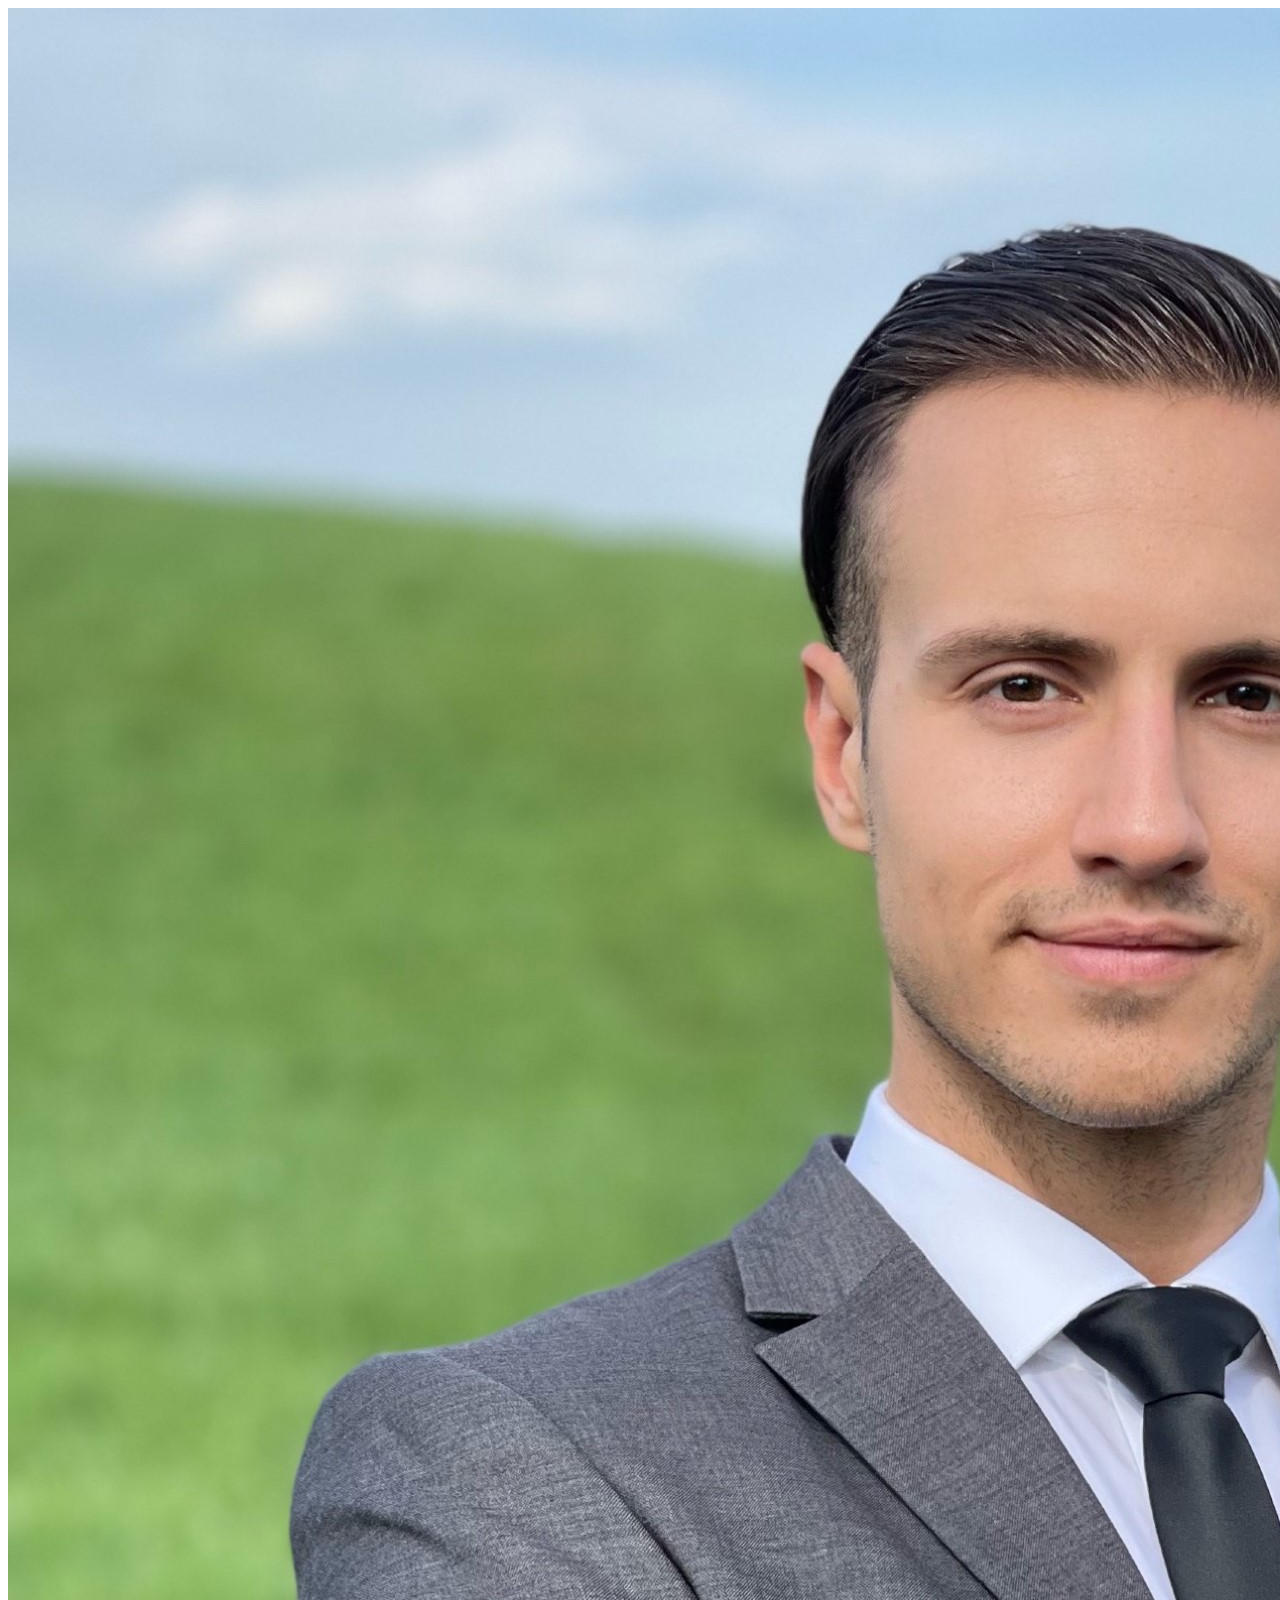
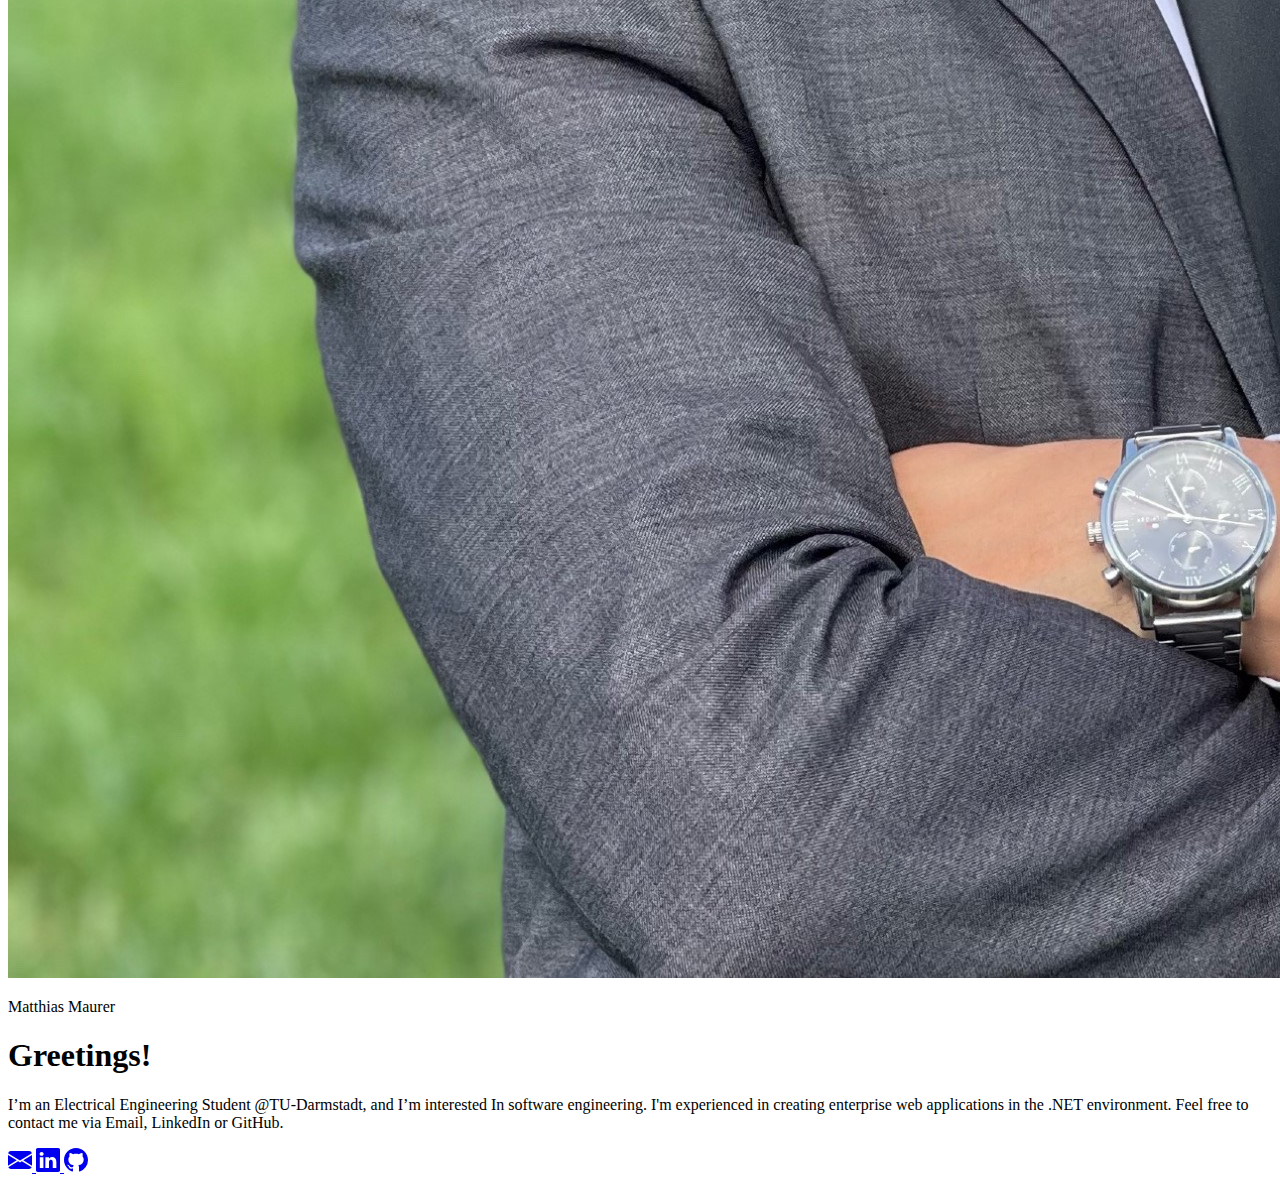
<file: index.html>
<!DOCTYPE html>
<html lang="en" data-bs-theme="dark">
<head>
    <meta charset="UTF-8">
    <meta http-equiv="X-UA-Compatible" content="IE=edge">
    <meta name="viewport" content="width=device-width, initial-scale=1">
    <title>Matthias Maurer</title>
    <link href="https://cdn.jsdelivr.net/npm/bootstrap@5.3.0-alpha3/dist/css/bootstrap.min.css" rel="stylesheet"
        integrity="sha384-KK94CHFLLe+nY2dmCWGMq91rCGa5gtU4mk92HdvYe+M/SXH301p5ILy+dN9+nJOZ" crossorigin="anonymous">
    <script src="https://cdn.jsdelivr.net/npm/bootstrap@5.3.0-alpha3/dist/js/bootstrap.bundle.min.js"
        integrity="sha384-ENjdO4Dr2bkBIFxQpeoTz1HIcje39Wm4jDKdf19U8gI4ddQ3GYNS7NTKfAdVQSZe"
        crossorigin="anonymous"></script>
</head>
<header>
</header>
<body>
    <div class="container col-xxl-8 p-md-5 p-sm-1">
        <div class="row flex-lg-row-reverse align-items-center text-center bg-body-tertiary rounded-3 p-5 m-5">
            <div class="col-lg-6">
                <img src="images/me.jpg" class="d-block img-fluid rounded-3" alt="Matthias Maurer">
                <p class="lead  fs-2">Matthias Maurer</p>
            </div>
            <div class="col-lg-6">
                <h1 class="fw-bold">Greetings!</h1>
                <p class="lead">I’m an Electrical Engineering Student @TU-Darmstadt, and I’m interested In software engineering. 
                    I'm experienced in creating enterprise web applications in the .NET environment.
                    Feel free to contact me via Email, LinkedIn or GitHub.</p>
                <div class="d-grid gap-2 d-flex justify-content-center">
                    <a class="btn link-body-emphasis" href="mailto: matthias.maurer.ing@gmail.com">
                        <svg xmlns="http://www.w3.org/2000/svg" height="1.5rem" fill="currentColor"
                            class="bi bi-envelope-check-fill" viewBox="0 0 16 16">
                            <path
                                d="M.05 3.555A2 2 0 0 1 2 2h12a2 2 0 0 1 1.95 1.555L8 8.414.05 3.555ZM0 4.697v7.104l5.803-3.558L0 4.697ZM6.761 8.83l-6.57 4.027A2 2 0 0 0 2 14h12a2 2 0 0 0 1.808-1.144l-6.57-4.027L8 9.586l-1.239-.757Zm3.436-.586L16 11.801V4.697l-5.803 3.546Z" />
                        </svg>
                    </a>
                    <a class="btn link-body-emphasis" href="http://www.linkedin.com/in/matthias-maurer-ing">
                        <svg xmlns="http://www.w3.org/2000/svg" height="1.5rem" fill="currentColor"
                            class="bi bi-linkedin" viewBox="0 0 16 16">
                            <path
                                d="M0 1.146C0 .513.526 0 1.175 0h13.65C15.474 0 16 .513 16 1.146v13.708c0 .633-.526 1.146-1.175 1.146H1.175C.526 16 0 15.487 0 14.854V1.146zm4.943 12.248V6.169H2.542v7.225h2.401zm-1.2-8.212c.837 0 1.358-.554 1.358-1.248-.015-.709-.52-1.248-1.342-1.248-.822 0-1.359.54-1.359 1.248 0 .694.521 1.248 1.327 1.248h.016zm4.908 8.212V9.359c0-.216.016-.432.08-.586.173-.431.568-.878 1.232-.878.869 0 1.216.662 1.216 1.634v3.865h2.401V9.25c0-2.22-1.184-3.252-2.764-3.252-1.274 0-1.845.7-2.165 1.193v.025h-.016a5.54 5.54 0 0 1 .016-.025V6.169h-2.4c.03.678 0 7.225 0 7.225h2.4z" />
                        </svg>
                    </a>
                    <a class="btn link-body-emphasis" href="http://www.linkedin.com/in/matthias-maurer-ing">
                        <svg xmlns="http://www.w3.org/2000/svg" height="1.5rem" fill="currentColor" class="bi bi-github"
                            viewBox="0 0 16 16">
                            <path
                                d="M8 0C3.58 0 0 3.58 0 8c0 3.54 2.29 6.53 5.47 7.59.4.07.55-.17.55-.38 0-.19-.01-.82-.01-1.49-2.01.37-2.53-.49-2.69-.94-.09-.23-.48-.94-.82-1.13-.28-.15-.68-.52-.01-.53.63-.01 1.08.58 1.23.82.72 1.21 1.87.87 2.33.66.07-.52.28-.87.51-1.07-1.78-.2-3.64-.89-3.64-3.95 0-.87.31-1.59.82-2.15-.08-.2-.36-1.02.08-2.12 0 0 .67-.21 2.2.82.64-.18 1.32-.27 2-.27.68 0 1.36.09 2 .27 1.53-1.04 2.2-.82 2.2-.82.44 1.1.16 1.92.08 2.12.51.56.82 1.27.82 2.15 0 3.07-1.87 3.75-3.65 3.95.29.25.54.73.54 1.48 0 1.07-.01 1.93-.01 2.2 0 .21.15.46.55.38A8.012 8.012 0 0 0 16 8c0-4.42-3.58-8-8-8z" />
                        </svg>
                    </a>
                </div>
            </div>
        </div>
    </div>
</body>

</html>
</file>
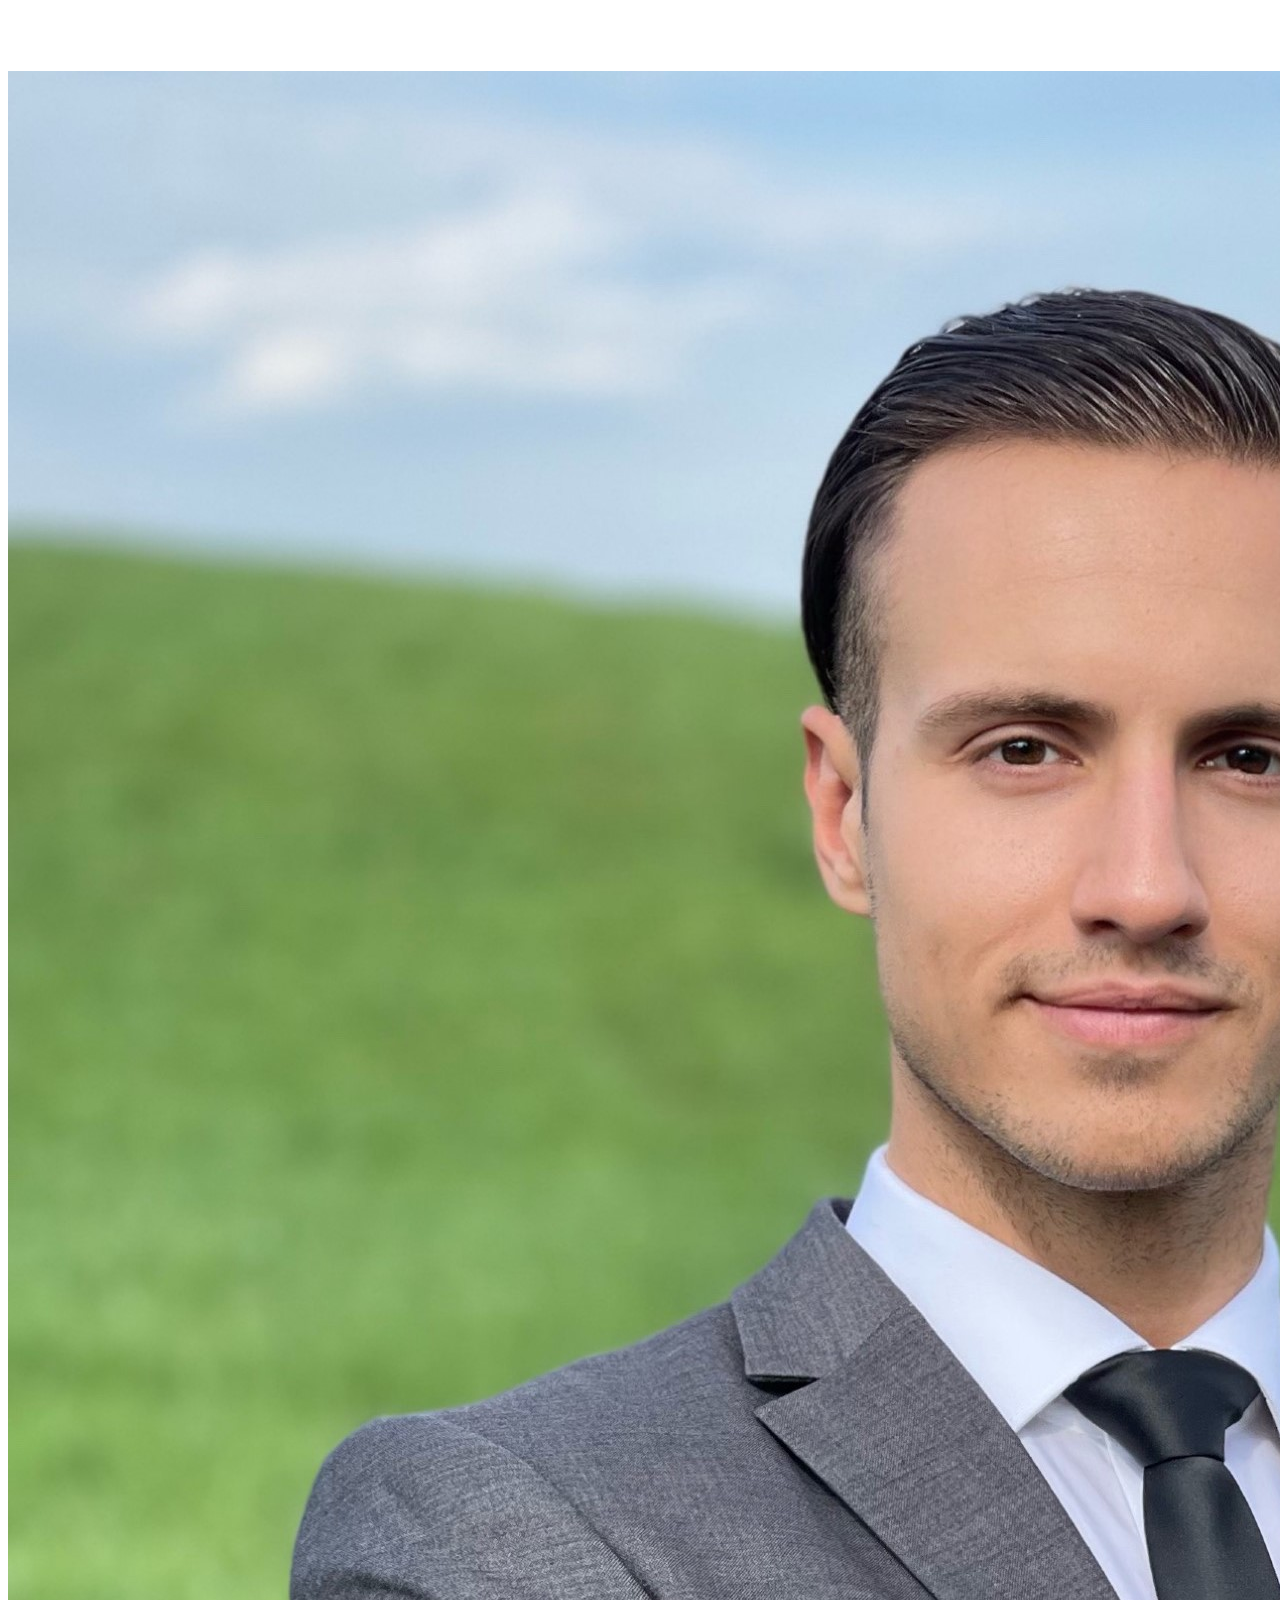
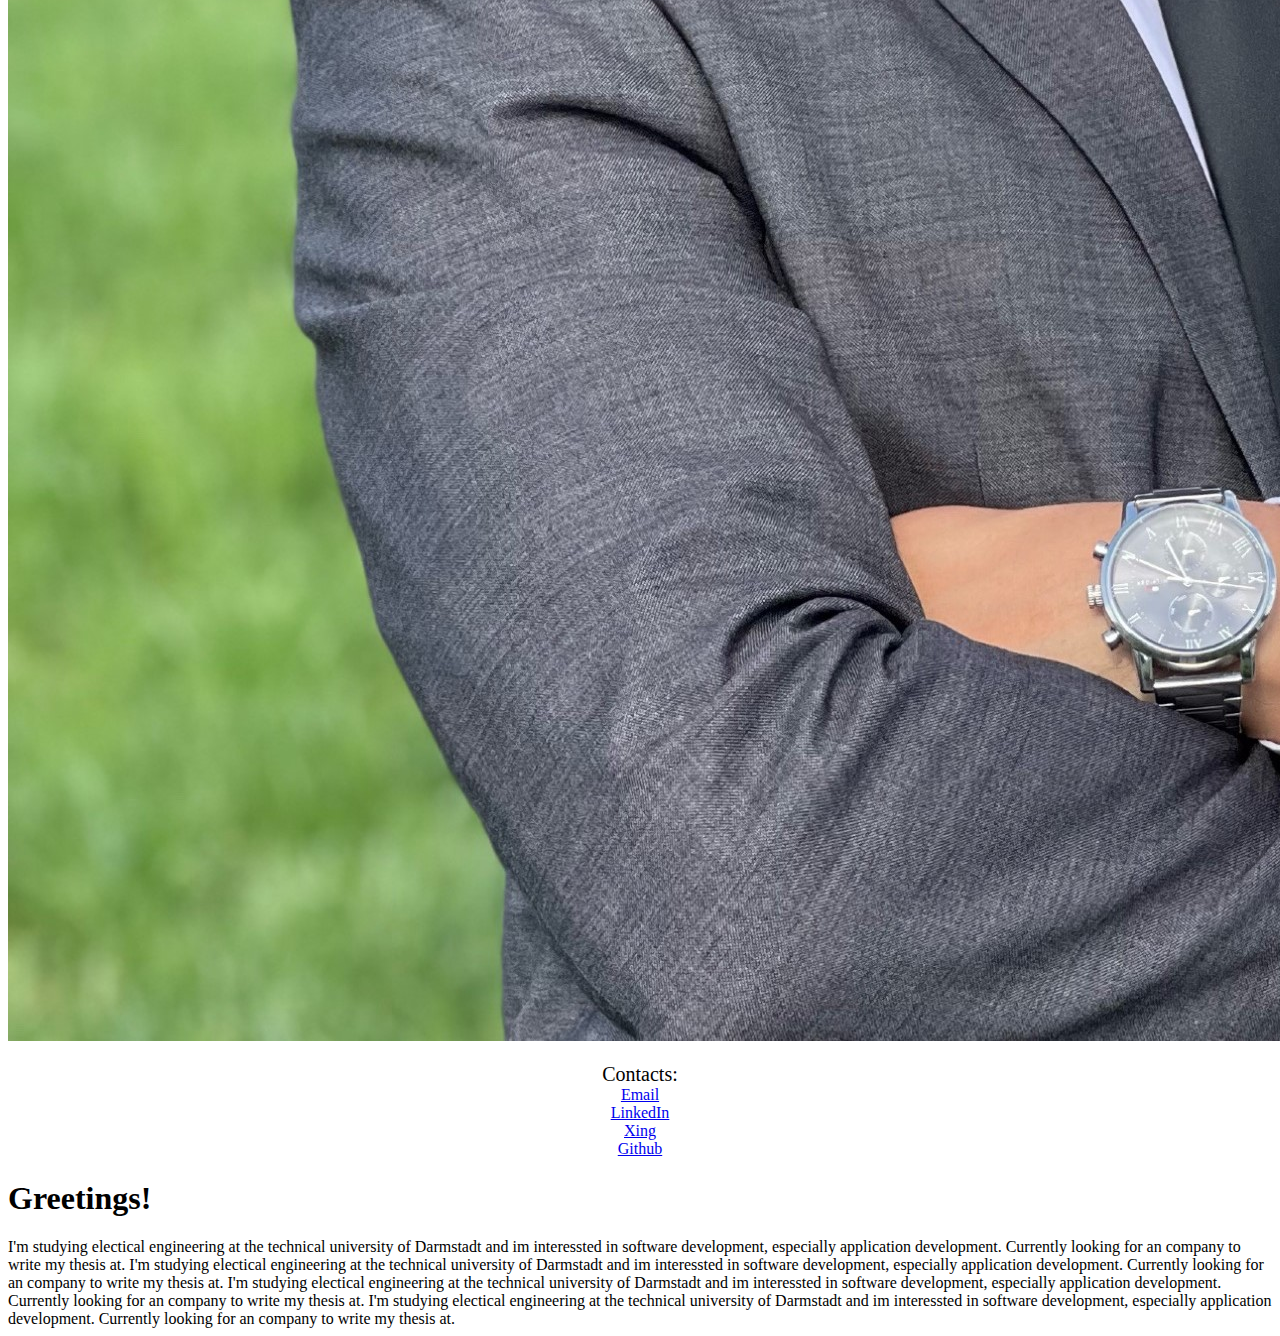
<file: index2.html>
<!DOCTYPE html>
<html lang="en">

<head>
    <meta charset="UTF-8">
    <meta http-equiv="X-UA-Compatible" content="IE=edge">
    <meta name="viewport" content="width=device-width, initial-scale=1">
    <title>Matthias Maurer</title>
    <link rel="stylesheet" href="style.css">
</head>
<header>

</header>

<body>
    <div class="overlay">
        <div class="left" style="text-align: center;flex-shrink: 0; padding-top: 5%;">
            <img class="picture" src="images/me.jpg" alt="A picture of me">
            <br> <br>
            <h class="text" style="font-size:20px;">Contacts:</h> 
            <br>
            <a class="text" href="matthias.maurer.ing@gmail.com">Email</a> 
            <br>
            <a class="text" href="linkedin.com/in/matthias-maurer-ing">LinkedIn</a> 
            <br>
            <a class="text" href="google.com">Xing</a> 
            <br>
            <a class="text" href="github.com/matthias-maurer-ing">Github</a>
        </div>

        <div class="text right" style="text-align: left;">
            <h1>Greetings!</h1>
            I'm studying electical engineering at the technical university of Darmstadt
            and im interessted in software development, especially application development.
            Currently looking for an company to write my thesis at.
            I'm studying electical engineering at the technical university of Darmstadt
            and im interessted in software development, especially application development.
            Currently looking for an company to write my thesis at.
            I'm studying electical engineering at the technical university of Darmstadt
            and im interessted in software development, especially application development.
            Currently looking for an company to write my thesis at.
            I'm studying electical engineering at the technical university of Darmstadt
            and im interessted in software development, especially application development.
            Currently looking for an company to write my thesis at.
        </div>
    </div>
</body>

</html>
</file>
<file: style.css>
/*Silence is gold
</file>
